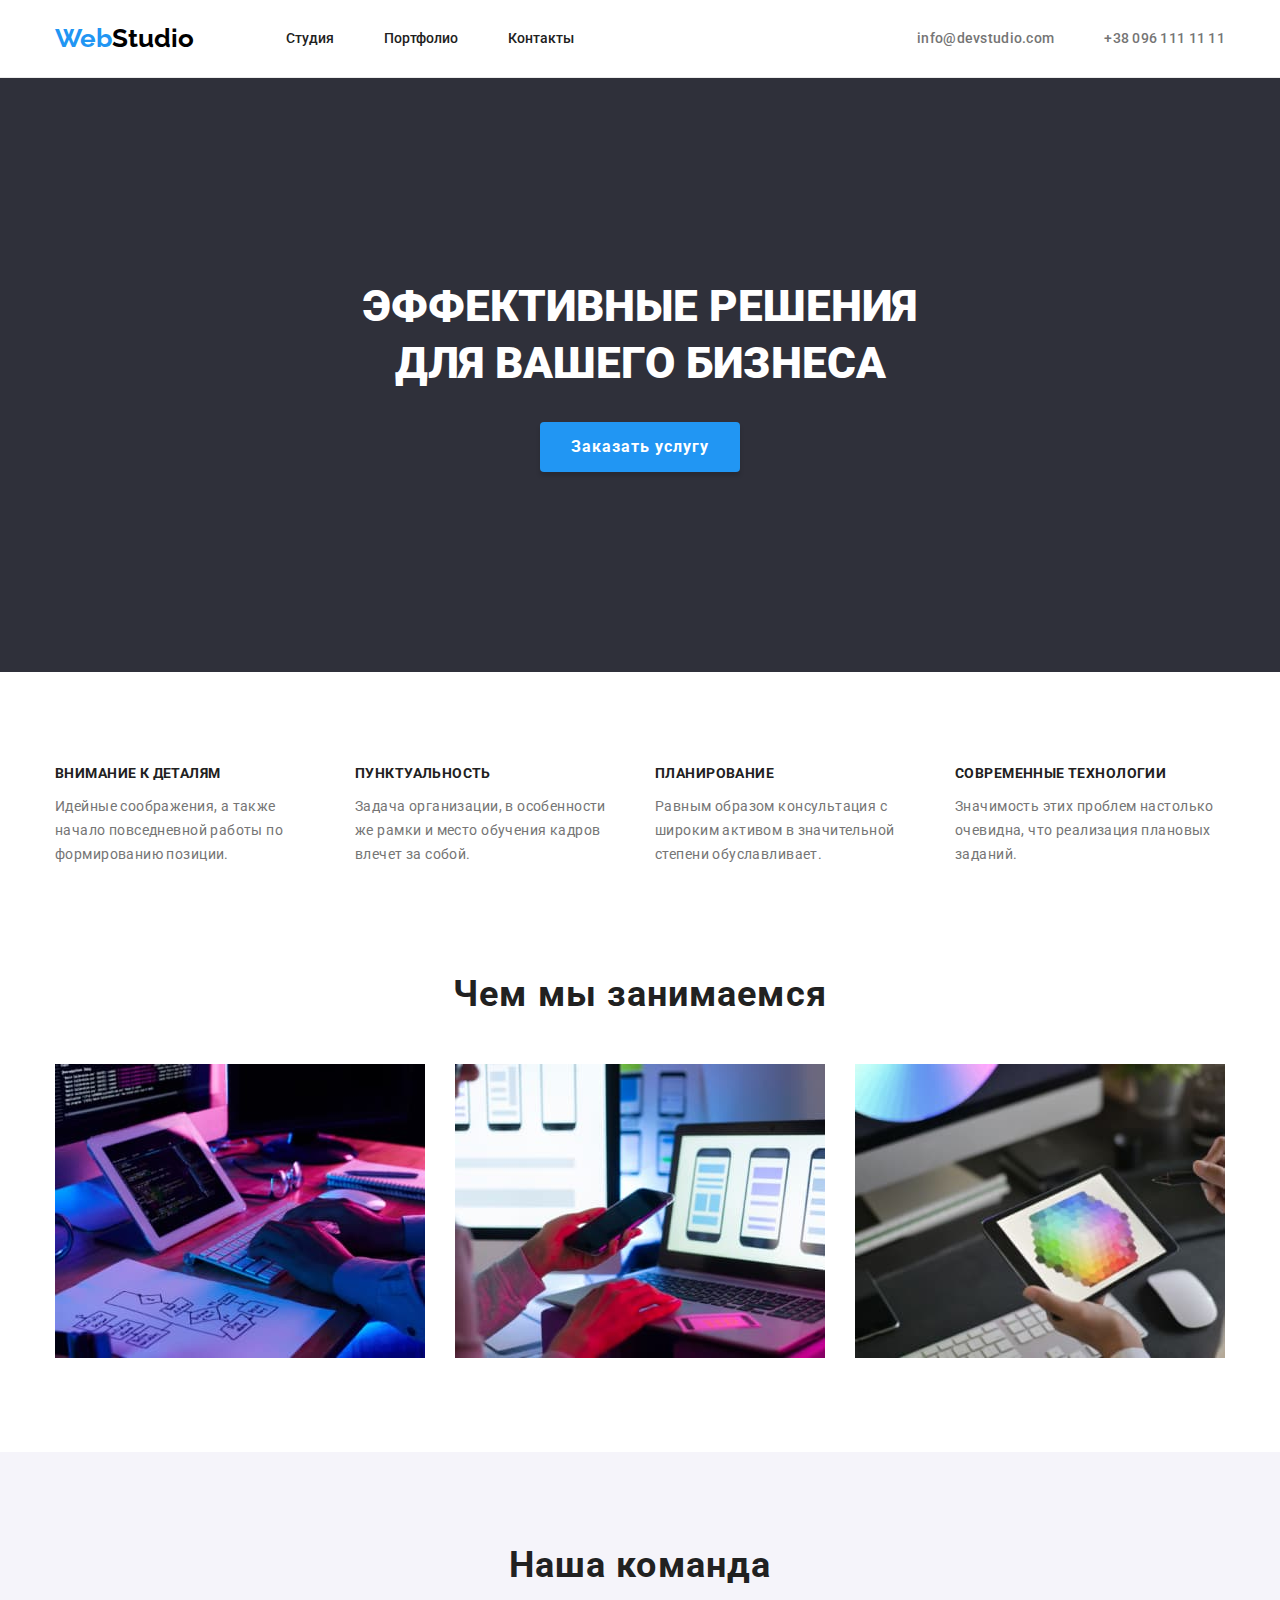
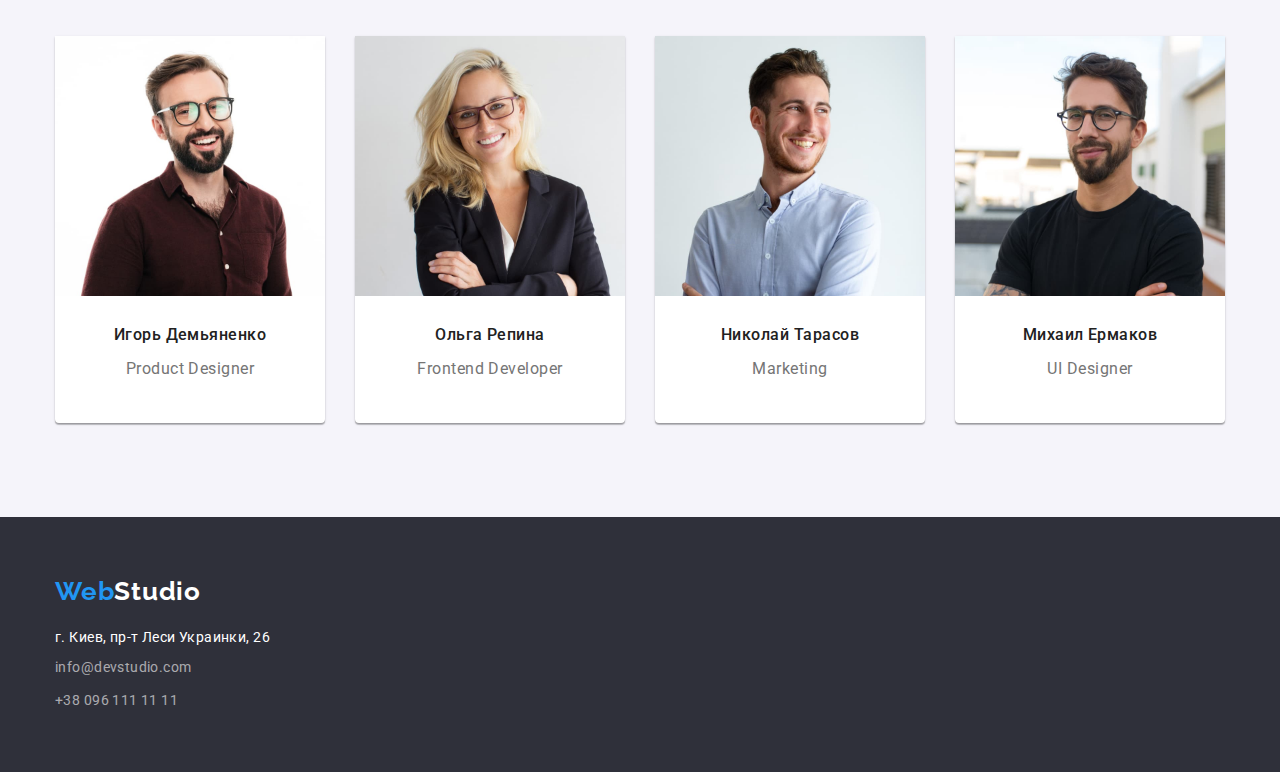
<file: index.html>
<!DOCTYPE html>
<html lang="ru">
<head>
    <meta charset="UTF-8">
    <meta http-equiv="X-UA-Compatible" content="IE=edge">
    <meta name="viewport" content="width=device-width, initial-scale=1.0">
    <title>Modyle 02 classwork</title>
    <link rel="preconnect" href="https://fonts.googleapis.com">
    <link rel="preconnect" href="https://fonts.gstatic.com" crossorigin>
    <link
        href="https://fonts.googleapis.com/css2?family=Montserrat:wght@400;500;700&family=Raleway:wght@400;500;700&family=Roboto:wght@400;500;700;900&display=swap"
        rel="stylesheet">
        <link rel="stylesheet" href="https://cdnjs.cloudflare.com/ajax/libs/modern-normalize/0.6.0/modern-normalize.min.css">
    <link rel="stylesheet" href="./css/styles.css">
</head>

<div class="">    
<body class="page">
        <!-- Header section -->
        
    <header class="header  ">
        <div class=" header-container container">
            <a class="logo link" href="/"> <span class="accent-logo">Web</span>Studio</a>           
            <nav class="navigation list">
                <ul class="list">
                    <li class="nav-list-item"><a class="nav-list-link studio link" href="">Студия</a></li>
                    <li class="nav-list-item"><a class="nav-list-link link" href="./portfolio.html">Портфолио</a></li>
                    <li class="nav-list-item"><a class="nav-list-link link" href="">Контакты</a></li>
                </ul>
            </nav>
                
            
                <ul class="information list">
                    <li> <a class="email link" href="mailto:info@devstudio.com">info@devstudio.com</a></li>
                    <li> <a class=" contact-number link" href="tel:+380961111111">+38 096 111 11 11</a></li>
                </ul>          
        </div>           
    </header>

        <!-- Button section -->   
    <main>
        <section class="btn-section ">
        <div class="  btn-section-site container">
            <h1 class="slogan">ЭФФЕКТИВНЫЕ РЕШЕНИЯ<br> ДЛЯ ВАШЕГО БИЗНЕСА</h1> 
            <button class="modal-btn" type= "button">Заказать услугу</button>
        </div>
        </section>

     <!-- List section -->
     
            <section class="section list-section-site ">
                <div class=" container ">
                <ul class="list list-section">
                    <li class="list-title-site" >
                        <h3 class="title">Внимание к деталям</h3>
                        <p class="text">Идейные соображения, а также начало повседневной работы по формированию позиции.</p>
                    </li>
                    <li class="list-title-site">
                        <h3 class="title">Пунктуальность</h3>
                        <p class="text">Задача организации, в особенности же рамки и место обучения кадров влечет за собой.</p>
                    </li>
                    <li class="list-title-site">
                        <h3 class="title">Планирование</h3>
                        <p class="text">Равным образом консультация с широким активом в значительной степени обуславливает.</p>
                    </li>
                    <li class="list-title-site">
                        <h3 class="title">Современные технологии</h3> 
                        <p class="text">Значимость этих проблем настолько очевидна, что реализация плановых заданий.</p>
                    </li>
                </ul>
                </div>
            </section>

            <section class="img">
                <div class=" "> 
                    <h2 class="headline">Чем мы занимаемся</h2>               
                    <ul class="list">
                        <li class="image"><img src="./images/img1.jpg" alt="рабочий стол с планшетом" width="370"></li>
                        <li class="image"><img src="./images/img2.jpg" alt="ноутбук с разработкой дизайна" width="370"></li>
                        <li class="image"><img src="./images/img3.jpg" alt="планшет с радугой цветов" width="370"></li>
                    </ul>  
                </div>
            </section>
           

     <!-- Team section -->
        <section class="team-site section">
            <div class="team   container">
            <h2 class="team-title">Наша команда</h2>

            <ul class="list list-names">
                <li class="team-names">
                        <img src="./images/img4.jpg" alt="Игорь Демьяненко" width="270">
                        <div class="names-container">                       
                    <h3 class="team-name">Игорь Демьяненко</h3>
                    <p class="team-description">Product Designer</p>
                    </div>
                </li>

                <li class="team-names">
                        <img src="./images/img5.jpg" alt="Ольга Репина" width="270">
                        <div class="names-container">
                    <h3 class="team-name">Ольга Репина</h3>
                    <p class="team-description">Frontend Developer</p>
                    </div>
                </li>

                <li class="team-names">
                        <img src="./images/img6.jpg" alt="Николай Тарасов" width="270">
                        <div class="names-container">
                    <h3 class="team-name">Николай Тарасов</h3>
                    <p class="team-description">Marketing</p>
                    </div>
                    </li>
                <li class="team-names">
                        <img src="./images/img7.jpg" alt="Михаил Ермаков" width="270">
                        <div class="names-container">
                    <h3 class="team-name">Михаил Ермаков</h3>
                    <p class="team-description">UI Designer</p>
                    </div>
                </li>
            </ul>
            
            </div>
        </section>
    </main>
    <!-- Footer section -->
    <section >
    <footer class=" footer footer-site">
        <div class=" container ">
            <div class="logo-site">
                 <a class="logo-footer link" href="/"><span class="accent-logo-footer">Web</span>Studio</a>
            </div>
            <div class="info-site">
                <address class="adress">г. Киев, пр-т Леси Украинки, 26</address>
                <ul class="information list  list-site">
                    <li class="email-site"><a class="link email-footer" href="mailto:info@devstudio.com">info@devstudio.com</a></li>
                   <li class="contact-site"> <a class="contact-number-footer link" href="tel:+380961111111">+38 096 111 11 11</a></li>
                </ul>
            </div>               
        </div>
    </footer>
    </section>
</body>
</div>
</html>
</file>
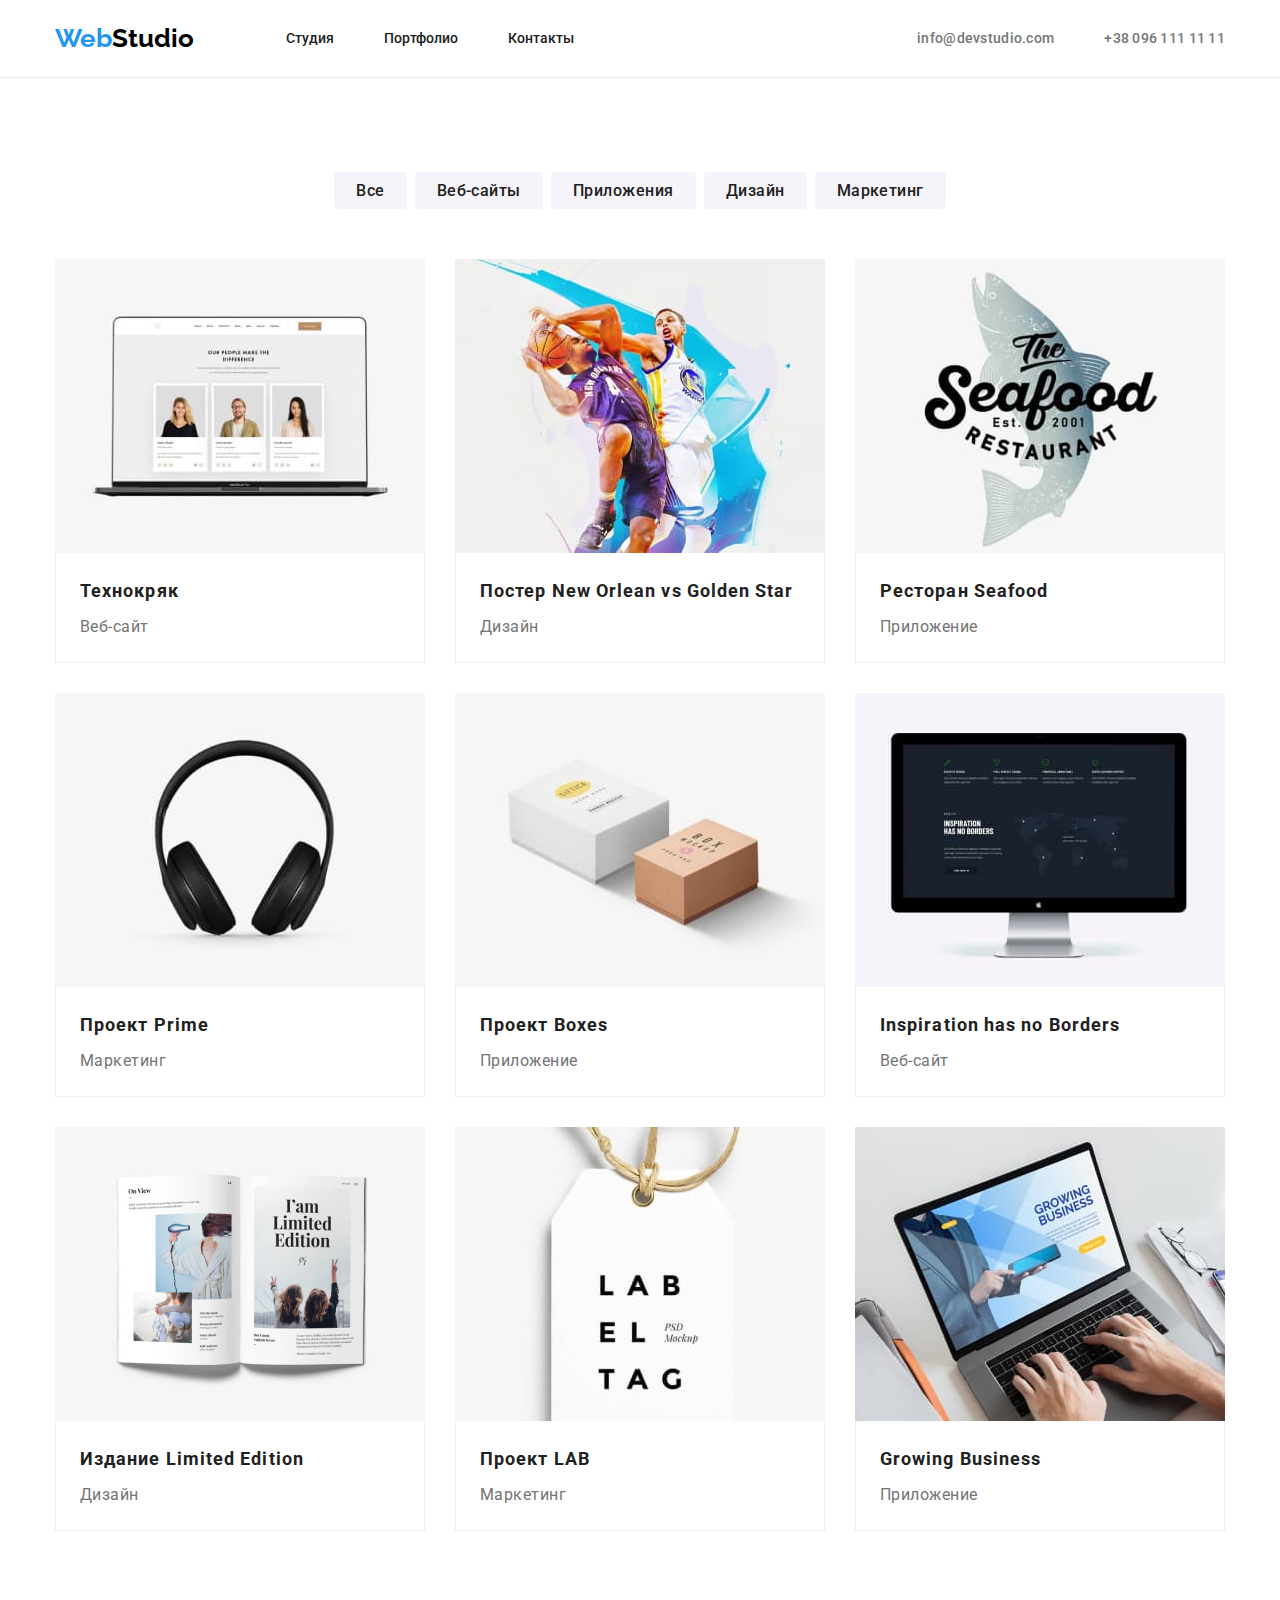
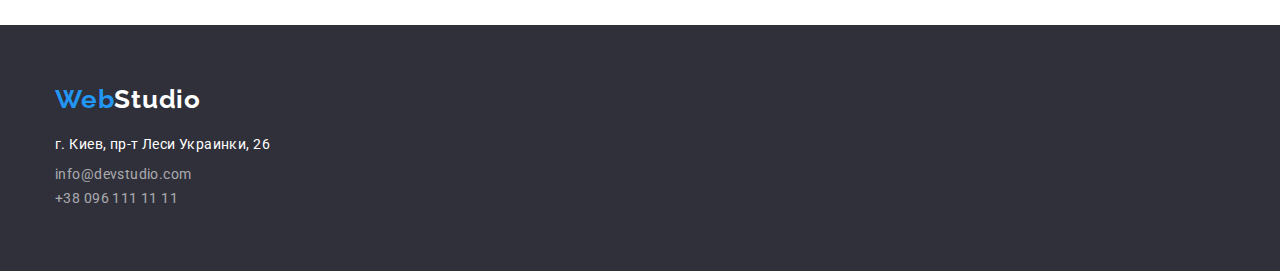
<file: portfolio.html>
<!DOCTYPE html>
<html lang="en">
<head>
    <meta charset="UTF-8">
    <meta http-equiv="X-UA-Compatible" content="IE=edge">
    <meta name="viewport" content="width=device-width, initial-scale=1.0">
    <title>Document</title>
    <link rel="preconnect" href="https://fonts.googleapis.com">
    <link rel="preconnect" href="https://fonts.gstatic.com" crossorigin>
    <link
        href="https://fonts.googleapis.com/css2?family=Montserrat:wght@400;500;700&family=Raleway:wght@400;500;700&family=Roboto:wght@400;500;700;900&display=swap"
        rel="stylesheet">
        <link rel="stylesheet" href="https://cdnjs.cloudflare.com/ajax/libs/modern-normalize/0.6.0/modern-normalize.min.css">
    <link rel="stylesheet" href="./css/styles.css">
</head>
<body>


    <div class="">
    <!--Header portfolio-->
    <header class="header ">
        <div class=" header-container container">
            <a class="logo link" href="/"> <span class="accent-logo">Web</span>Studio</a>
            <nav>
                <ul class="navigation list">
                    <li class="nav-list-item"> <a class="nav-list-link link" href="./index.html">Студия</a></li>
                    <li class="nav-list-item"> <a class="nav-list-link portfolio link" href="">Портфолио</a></li>
                    <li class="nav-list-item"> <a class="nav-list-link link" href="">Контакты</a></li>
                </ul>
            </nav>
            
            <ul class="information list">
                <li> <a class="email link" href="mailto:info@devstudio.com">info@devstudio.com</a></li>
                <li> <a class="contact-number link" href="tel:+380961111111">+38 096 111 11 11</a></li>
            </ul>
        </div>
    </header>


    <!--Main portfolio-->
    <main>            
        <section class="section">
            <div class=" btn-portfolio container">
                <ul class="list list-btn-portfolio">
                    <li class="btn-list"><button class="btn" type="button">Все</button></li>
                    <li class="btn-list"><button class="btn" type="button">Веб-сайты</button></li>
                    <li class="btn-list"><button class="btn" type="button">Приложения</button></li>
                    <li class="btn-list"><button class="btn" type="button">Дизайн</button></li>
                    <li class="btn-list"><button class="btn" type="button">Маркетинг</button></li>
                </ul>           
            <!--Galery section-->
          <div class=" ">
                <ul class="list galery">
                    <li class="list-info">
                        <img class="img-portfolio" src="./images/imgpotf1.jpg" alt="">
                        <div class="galery-titile">
                            <h3 class="list-title">Технокряк</h3>
                            <p  class="text-portfolio" >Веб-сайт</p>
                        </div>
                    </li>
                    <li class="list-info">
                        <img class="img-portfolio" src="./images/imgpotf2.jpg" alt=""> 
                         <div class="galery-titile">
                            <h3 class="list-title">Постер New Orlean vs Golden Star</h3> 
                            <p class="text-portfolio" >Дизайн</p>
                        </div>
                    </li>
                    <li class="list-info">
                        <img class="img-portfolio" src="./images/imgpotf3.jpg" alt=""> 
                         <div class="galery-titile">
                            <h3 class="list-title">Ресторан Seafood</h3> 
                            <p class="text-portfolio" >Приложение</p>
                        </div>
                    </li>
                    <li class="list-info">
                        <img class="img-portfolio" src="./images/imgpotf4.jpg" alt=""> 
                         <div class="galery-titile">
                            <h3 class="list-title">Проект Prime</h3> 
                            <p class="text-portfolio" >Маркетинг</p>
                        </div>
                    </li>
                    <li class="list-info">
                        <img class="img-portfolio" src="./images/imgpotf5.jpg" alt=""> 
                         <div class="galery-titile">
                            <h3 class="list-title">Проект Boxes</h3> 
                            <p class="text-portfolio" >Приложение</p>
                        </div>
                    </li>
                    <li class="list-info">
                        <img class="img-portfolio" src="./images/imgpotf6.jpg" alt=""> 
                         <div class="galery-titile">
                            <h3 class="list-title">Inspiration has no Borders</h3> 
                            <p class="text-portfolio" >Веб-сайт</p>
                        </div>
                    </li>                   
                    <li class="list-info">
                        <img class="img-portfolio" src="./images/imgport7.jpg" alt=""> 
                         <div class="galery-titile">
                            <h3 class="list-title">Издание Limited Edition</h3> 
                            <p class="text-portfolio" >Дизайн</p>
                        </div>
                    </li>
                    <li class="list-info">
                        <img class="img-portfolio" src="./images/imgpotf8.jpg" alt=""> 
                         <div class="galery-titile">
                            <h3 class="list-title">Проект LAB</h3> 
                            <p class="text-portfolio" >Маркетинг</p>
                        </div>
                    </li>
                    <li class="list-info">
                        <img class="img-portfolio" src="./images/imgpotf9.jpg" alt="">
                         <div class="galery-titile">
                            <h3 class="list-title">Growing Business</h3>
                            <p class="text-portfolio" >Приложение</p>
                        </div>
                    </li>
                </ul>
                </div>
            </div>
        </section>

    </main>
        <!--Footer portfolio section-->
     <footer class="footer-portfolio ">
        <div class=" container">
            <div class="logo-portfolio"> 
                <a class="logo-footer link" href="/"><span class="accent-logo">Web</span>Studio</a>
            </div>
            <div>  
                    <address class="adress">г. Киев, пр-т Леси Украинки, 26</address>
                    <ul class="information list list-portfolio">
                        <li><a class="link email-footer" href="mailto:info@devstudio.com">info@devstudio.com</a></li>
                        <li> <a class="contact-number-footer link" href="tel:+380961111111">+38 096 111 11 11</a></li>
                    </ul>
            </div>  
        </div>
    </footer>
</body>
</div>
</html>
</file>
<file: css/styles.css>
body {
  font-family: Roboto, sans-serif;
}

h1,
h2,
h3,
h4 {
  margin-top: 0;
  margin-bottom: 0;
}

ul {
  margin-top: 0;
  margin-bottom: 0;
  padding-left: 0;
}

img {
  display: block;
  max-width: 100%;
  height: auto;
}

.container {
  width: 1200px;
  padding-left: 15px;
  padding-right: 15px;
  margin-left: auto;
  margin-right: auto;
}
.section {
  padding-top: 94px;
  padding-bottom: 94px;
}

/*----------Header---------*/

.header {
  padding-top: 24px;
  padding-bottom: 24px;
}
.header-container {
  justify-content: space-between;
  display: flex;
  align-items: center;
}

.list {
  display: flex;
  list-style: none;
  align-items: center;
}

.link {
  text-decoration: none;
}
.logo {
  font-family: Raleway, sans-serif;
  font-style: normal;
  font-weight: bold;
  margin-right: 92px;
  font-size: 26px;
  line-height: 1.1;
  color: rgba(0, 0, 0, 1);
}
.accent-logo {
  color: rgba(33, 150, 243, 1);
}

.nav-list-item:not(:last-child) {
  margin-right: 50px;
}
.nav-list-link {
  font-family: Roboto, sans-serif;
  font-style: normal;
  font-weight: 500;
  font-size: 14px;
  line-height: 1.1;
  color: rgba(33, 33, 33, 1);
}

.nav-list-link:hover,
.nav-list-link:focus {
  color: rgba(33, 150, 243, 1);
}

.studio:active {
  color: rgba(33, 150, 243, 1);
}

.information {
  display: flex;
  margin-left: auto;
}

.email,
.contact-number {
  font-family: Roboto, sans-serif;
  font-style: normal;
  font-weight: 500;
  font-size: 14px;
  line-height: 1.1;
  letter-spacing: 0.02em;
  color: rgba(117, 117, 117, 1);
}
.contact-number {
  margin-left: 50px;
}

.email:hover {
  color: rgba(33, 150, 243, 1);
}

/*-----Button section-----*/

.btn-section {
  text-align: center;
  padding-top: 200px;
  padding-bottom: 200px;
  background: #2f303a;
}

.btn-section-site {
}

.slogan {
  font-family: Roboto, sans-serif;
  font-style: normal;
  font-weight: 900;
  font-size: 44px;
  line-height: 01.3;
  text-align: center;
  color: #ffffff;
}

.modal-btn {
  display: inline-block;
  margin-left: auto;
  margin-right: auto;
  margin-top: 30px;
  justify-content: center;
  padding: 10px 30px;
  min-width: 200px;
  width: 200px;
  height: 50px;
  left: 700px;
  top: 430px;
  background: #2196f3;
  box-shadow: 0px 4px 4px rgba(0, 0, 0, 0.15);
  border: none;
  border-radius: 4px;
  font-family: Roboto, sans-serif;
  font-style: normal;
  font-weight: bold;
  font-size: 16px;
  line-height: 1.8;
  text-align: center;
  letter-spacing: 0.06em;
  background: #2196f3;
  color: #ffffff;
}

/*-----List section-----*/

.list-section-site {
}

.title {
  margin-bottom: 10px;
  font-family: Roboto, sans-serif;
  font-style: normal;
  font-weight: bold;
  font-size: 14px;
  line-height: 1.1;
  letter-spacing: 0.03em;
  text-transform: uppercase;
  color: #212121;
}

.text {
  font-family: Roboto;
  font-style: normal;
  font-weight: normal;
  font-size: 14px;
  line-height: 1.7;
  letter-spacing: 0.03em;
  color: #757575;
}

.list-title-site {
  width: 270px;
}
.list-title-site:not(:last-child) {
  margin-right: 30px;
}
.list-section {
  align-items: flex-start;
}

.img {
  padding-bottom: 94px;
}
.headline {
  margin-bottom: 50px;
  font-family: Roboto, sans-serif;
  font-style: normal;
  font-weight: bold;
  font-size: 36px;
  line-height: 1.1;
  text-align: center;
  letter-spacing: 0.03em;
  color: #212121;
}

.image {
  width: 370px;
  height: 294px;
  left: 1015px;
  top: 1061px;
}

.image:not(:last-child) {
  margin-right: 30px;
}

/*-----Team section-----*/

.team-site {
  background: #f5f4fa;
}
.team {
}

.team-names {
}
.team-names:not(:last-child) {
  margin-right: 30px;
}
.list-names {
  justify-content: center;
}

.team-title {
  margin-bottom: 50px;
  font-family: Roboto;
  font-style: normal;
  font-weight: bold;
  font-size: 36px;
  line-height: 1.1;
  text-align: center;
  letter-spacing: 0.03em;
  color: #212121;
}
.names-container {
  justify-content: center;
  padding-top: 30px;
  padding-bottom: 30px;
}

.team-name {
  margin-bottom: 10px;
  font-family: Roboto;
  font-style: normal;
  font-weight: 500;
  font-size: 16px;
  line-height: 1.1;
  text-align: center;
  letter-spacing: 0.03em;
  color: #212121;
}
.team-names {
  background: #ffffff;
  box-shadow: 0px 1px 3px rgba(0, 0, 0, 0.12), 0px 1px 1px rgba(0, 0, 0, 0.14),
    0px 2px 1px rgba(0, 0, 0, 0.2);
  border-radius: 0px 0px 4px 4px;
}

.team-description {
  font-family: Roboto;
  font-style: normal;
  font-weight: normal;
  font-size: 16px;
  line-height: 1.1;
  text-align: center;
  letter-spacing: 0.03em;
  color: #757575;
}

/*-----Footer section-----*/

.footer {
  background-color: #2f303a;
}

.email-site {
  margin-bottom: 9px;
}

.email-footer,
.contact-number-footer {
  font-family: Roboto;
  font-size: 14px;
  line-height: 1.7;
  letter-spacing: 0.03em;
  color: rgba(255, 255, 255, 0.6);
}
.logo-site {
  margin-bottom: 20px;
}
.logo-footer {
  font-family: Raleway;
  font-style: normal;
  font-weight: bold;
  font-size: 26px;
  line-height: 1.1;
  letter-spacing: 0.03em;
  color: #ffffff;
}

.accent-logo-footer {
  color: rgba(33, 150, 243, 1);
}

.list-site {
  display: inline;
}
.adress {
  margin-bottom: 9px;

  height: 21px;
  left: 215px;
  top: 1739px;
  font-family: Roboto;
  font-style: normal;
  font-weight: normal;
  font-size: 14px;
  line-height: 1.7;
  letter-spacing: 0.03em;
  color: #ffffff;
}

/*-----Main portfolio-----*/
.header {
  border-bottom: 1px solid #ececec;
}

.btn {
  padding: 6px 22px;
  border-radius: 4px;
  border: none;
  font-family: Roboto;
  font-weight: 500;
  font-size: 16px;
  line-height: 1.6;
  letter-spacing: 0.03em;
  color: #212121;
  background-color: #f5f4fa;
}
.btn-list:not(:last-child) {
  margin-right: 8px;
}

.list-btn-portfolio {
  margin-bottom: 50px;
}
.list {
  justify-content: center;
}

.btn:hover,
.btn:focus {
  background-color: #2196f3;
  color: #ffffff;
}

/*-----Galery section-----*/

.galery {
  display: flex;
  flex-wrap: wrap;
  margin-right: -30px;
  margin-bottom: -30px;
}
.img-portfolio {
  max-width: 100%;
  height: auto;
}
.list-info {
  flex-basis: calc((100% - 90px) / 3);
  justify-content: space-between;
}

.list-info {
  flex-basis: calc((100% - 3 * 30px) / 3);
  margin-right: 30px;
  margin-bottom: 30px;
  justify-content: center;
}
.galery-titile {
  border: 1px solid #eeeeee;
  border-top: none;
  padding-top: 20px;
  padding-bottom: 20px;
  padding-left: 24px;
}
.list-title {
  margin-bottom: 4px;
  font-family: Roboto;
  font-style: normal;
  font-weight: bold;
  font-size: 18px;
  line-height: 2;
  letter-spacing: 0.06em;
  color: #212121;
}

.text-portfolio {
  margin-top: 0px;
  margin-bottom: 0px;
  font-family: Roboto;
  font-style: normal;
  font-weight: normal;
  font-size: 16px;
  line-height: 1.8;
  letter-spacing: 0.03em;
  color: #757575;
}

/*-----Footer portfolio section-----*/

.footer-site {
  padding-top: 60px;
  padding-bottom: 60px;
}

.footer-portfolio {
  padding-top: 60px;
  padding-bottom: 60px;
  background: #2f303a;
}
.logo-portfolio {
  margin-bottom: 20px;
}
.logo-footer {
  font-family: Raleway;
  font-style: normal;
  font-weight: bold;
  font-size: 26px;
  line-height: 1.1;
  letter-spacing: 0.03em;
}
.list-portfolio {
  display: inline;
}
.email-footer:hover {
  color: rgba(33, 150, 243, 1);
}
</file>
